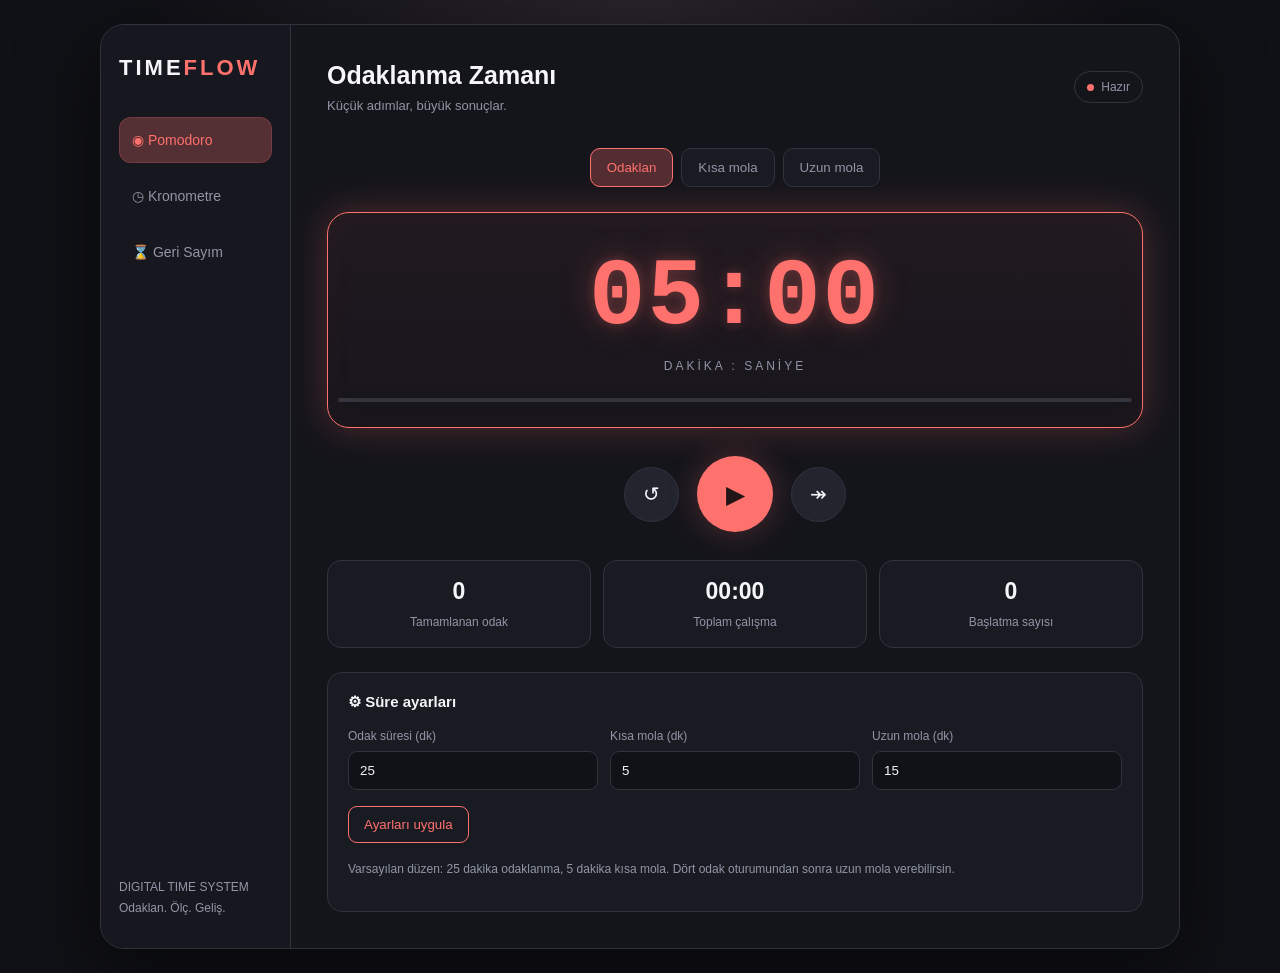
<file: index.html>
<!DOCTYPE html>
<html lang="tr">
<head>
<meta charset="UTF-8">
<meta name="viewport" content="width=device-width, initial-scale=1.0">
<title> withStudy | Dijital Zamanlayıcı</title>

<style>
:root {
  --bg: #101116;
  --panel: #191b23;
  --panel2: #22252e;
  --text: #f5f5fa;
  --muted: #9295a5;
  --accent: #ff716d;
  --glow: #ff716d44;
  --border: #30333e;
}

* { box-sizing: border-box; }

body {
  margin: 0;
  min-height: 100vh;
  background:
    radial-gradient(ellipse at 50% 0%, #29232c 0%, transparent 55%),
    var(--bg);
  color: var(--text);
  font-family: "Segoe UI", Arial, sans-serif;
  display: flex;
  justify-content: center;
  align-items: center;
  padding: 24px;
}

.app {
  width: 100%;
  max-width: 1080px;
  display: grid;
  grid-template-columns: 190px minmax(0, 1fr);
  background: #14151b;
  border: 1px solid var(--border);
  border-radius: 24px;
  overflow: hidden;
  box-shadow: 0 25px 80px #0008;
}

.sidebar {
  padding: 30px 18px;
  background: #17181f;
  border-right: 1px solid var(--border);
  display: flex;
  flex-direction: column;
}

.logo {
  font-size: 22px;
  font-weight: 800;
  letter-spacing: 3px;
  margin-bottom: 36px;
}

.logo span { color: var(--accent); }

.nav {
  display: grid;
  gap: 10px;
}

.nav button {
  text-align: left;
  background: transparent;
  color: var(--muted);
  padding: 14px 12px;
  border: 1px solid transparent;
  border-radius: 12px;
  cursor: pointer;
  font-size: 14px;
}

.nav button.active {
  background: var(--glow);
  color: var(--accent);
  border-color: #ff716d33;
}

.sidebar-bottom {
  margin-top: auto;
  padding-top: 36px;
  color: var(--muted);
  font-size: 12px;
  line-height: 1.7;
}

.main {
  padding: 36px;
  min-width: 0;
}

.top {
  display: flex;
  justify-content: space-between;
  align-items: center;
  gap: 12px;
}

.top h1 {
  font-size: 25px;
  margin: 0;
}

.top p {
  color: var(--muted);
  margin: 8px 0 0;
  font-size: 13px;
}

.status {
  border: 1px solid var(--border);
  padding: 8px 12px;
  border-radius: 30px;
  font-size: 12px;
  color: var(--muted);
  white-space: nowrap;
}

.status::before {
  content: "";
  display: inline-block;
  width: 7px;
  height: 7px;
  border-radius: 50%;
  background: var(--accent);
  margin-right: 7px;
}

.modes {
  display: flex;
  justify-content: center;
  gap: 8px;
  margin: 35px 0 25px;
}

.mode {
  background: var(--panel);
  border: 1px solid var(--border);
  border-radius: 10px;
  color: var(--muted);
  padding: 11px 16px;
  cursor: pointer;
}

.mode.active {
  color: var(--accent);
  border-color: var(--accent);
  background: var(--glow);
}

.clock {
  text-align: center;
  padding: 32px 10px 25px;
  border: 1px solid var(--accent);
  border-radius: 22px;
  background: linear-gradient(180deg, #211a20, #17151c);
  box-shadow: 0 0 35px var(--glow), inset 0 0 35px #ff716d08;
}

.digits {
  font-family: "Courier New", monospace;
  font-size: clamp(54px, 8vw, 94px);
  font-weight: 700;
  letter-spacing: 2px;
  color: var(--accent);
  text-shadow: 0 0 12px var(--glow), 0 0 35px var(--glow);
  font-variant-numeric: tabular-nums;
  white-space: nowrap;
}

.clock-label {
  margin-top: 8px;
  color: var(--muted);
  font-size: 12px;
  letter-spacing: 3px;
}

.progress {
  height: 4px;
  background: #33343e;
  border-radius: 9px;
  margin: 25px 0 0;
  overflow: hidden;
}

.progress-bar {
  height: 100%;
  width: 0%;
  background: var(--accent);
  transition: width .2s linear;
}

.controls {
  display: flex;
  align-items: center;
  justify-content: center;
  gap: 18px;
  margin: 28px 0;
}

.control {
  border: 1px solid var(--border);
  color: var(--text);
  background: var(--panel2);
  border-radius: 50%;
  width: 55px;
  height: 55px;
  font-size: 20px;
  cursor: pointer;
}

.control.primary {
  width: 76px;
  height: 76px;
  background: var(--accent);
  color: #211518;
  border: none;
  font-size: 25px;
  box-shadow: 0 0 30px var(--glow);
}

.control:hover, .mode:hover {
  filter: brightness(1.2);
}

.stats {
  display: grid;
  grid-template-columns: repeat(3, 1fr);
  gap: 12px;
}

.stat {
  background: var(--panel);
  border: 1px solid var(--border);
  border-radius: 14px;
  padding: 17px 12px;
  text-align: center;
}

.stat strong {
  display: block;
  font-size: 23px;
  margin-bottom: 7px;
}

.stat span {
  color: var(--muted);
  font-size: 12px;
}

.settings {
  margin-top: 24px;
  background: var(--panel);
  border: 1px solid var(--border);
  border-radius: 15px;
  padding: 20px;
}

.settings h3 {
  font-size: 15px;
  margin: 0 0 18px;
}

.setting-grid {
  display: grid;
  grid-template-columns: repeat(3, 1fr);
  gap: 12px;
}

.setting label {
  display: block;
  font-size: 12px;
  color: var(--muted);
  margin-bottom: 8px;
}

.setting input {
  width: 100%;
  padding: 11px;
  color: var(--text);
  background: #111218;
  border: 1px solid var(--border);
  border-radius: 9px;
  outline: none;
}

.setting input:focus {
  border-color: var(--accent);
}

.apply {
  margin-top: 16px;
  background: transparent;
  border: 1px solid var(--accent);
  color: var(--accent);
  border-radius: 9px;
  padding: 10px 15px;
  cursor: pointer;
}

.note {
  color: var(--muted);
  font-size: 12px;
  line-height: 1.6;
  margin-top: 17px;
}

@media (max-width: 700px) {
  body { padding: 10px; align-items: flex-start; }
  .app { grid-template-columns: 1fr; border-radius: 18px; }
  .sidebar { padding: 18px; border-right: none; border-bottom: 1px solid var(--border); }
  .logo { margin-bottom: 16px; }
  .nav { grid-template-columns: repeat(3, 1fr); }
  .nav button { text-align: center; padding: 12px 5px; font-size: 12px; }
  .sidebar-bottom { display: none; }
  .main { padding: 22px 16px; }
  .top h1 { font-size: 21px; }
  .status { font-size: 10px; }
  .modes { gap: 5px; }
  .mode { padding: 10px 9px; font-size: 12px; }
  .setting-grid { grid-template-columns: 1fr; }
  .digits { font-size: clamp(43px, 12vw, 72px); }
  .stats { gap: 7px; }
  .stat { padding: 14px 5px; }
}
</style>
</head>

<body>
<div class="app">
  <aside class="sidebar">
    <div class="logo">TIME<span>FLOW</span></div>

    <nav class="nav">
      <button class="active" data-mode="pomodoro">◉ Pomodoro</button>
      <button data-mode="stopwatch">◷ Kronometre</button>
      <button data-mode="countdown">⌛ Geri Sayım</button>
    </nav>

    <div class="sidebar-bottom">
      DIGITAL TIME SYSTEM<br>
      Odaklan. Ölç. Geliş.
    </div>
  </aside>

  <main class="main">
    <header class="top">
      <div>
        <h1 id="heading">Odaklanma Zamanı</h1>
        <p id="subtitle">Küçük adımlar, büyük sonuçlar.</p>
      </div>
      <div class="status" id="status">Hazır</div>
    </header>

    <div class="modes" id="pomodoroModes">
      <button class="mode active" data-phase="focus">Odaklan</button>
      <button class="mode" data-phase="short">Kısa mola</button>
      <button class="mode" data-phase="long">Uzun mola</button>
    </div>

    <section class="clock">
      <div class="digits" id="display">25:00</div>
      <div class="clock-label" id="clockLabel">DAKİKA : SANİYE</div>
      <div class="progress">
        <div class="progress-bar" id="progress"></div>
      </div>
    </section>

    <div class="controls">
      <button class="control" id="reset" title="Sıfırla">↺</button>
      <button class="control primary" id="toggle" title="Başlat">▶</button>
      <button class="control" id="skip" title="Sonraki aşama">↠</button>
    </div>

    <section class="stats">
      <div class="stat">
        <strong id="cycles">0</strong>
        <span>Tamamlanan odak</span>
      </div>
      <div class="stat">
        <strong id="elapsed">00:00</strong>
        <span>Toplam çalışma</span>
      </div>
      <div class="stat">
        <strong id="sessions">0</strong>
        <span>Başlatma sayısı</span>
      </div>
    </section>

    <section class="settings" id="settings">
      <h3>⚙ Süre ayarları</h3>
      <div class="setting-grid">
        <div class="setting">
          <label for="focusMinutes">Odak süresi (dk)</label>
          <input id="focusMinutes" type="number" min="1" max="180" value="25">
        </div>
        <div class="setting">
          <label for="shortMinutes">Kısa mola (dk)</label>
          <input id="shortMinutes" type="number" min="1" max="60" value="5">
        </div>
        <div class="setting">
          <label for="longMinutes">Uzun mola (dk)</label>
          <input id="longMinutes" type="number" min="1" max="120" value="15">
        </div>
      </div>
      <button class="apply" id="apply">Ayarları uygula</button>
      <p class="note">Varsayılan düzen: 25 dakika odaklanma, 5 dakika kısa mola. Dört odak oturumundan sonra uzun mola verebilirsin.</p>
    </section>
  </main>
</div>

<script>
const $ = id => document.getElementById(id);

const durations = {
  focus: 25 * 60,
  short: 5 * 60,
  long: 15 * 60
};

const phaseNames = {
  focus: "Odaklanma Zamanı",
  short: "Kısa Mola",
  long: "Uzun Mola"
};

let mode = "pomodoro";
let phase = "focus";
let running = false;
let startedAt = 0;
let elapsedMs = 0;
let countdownStart = 0;
let countdownDuration = 5 * 60;
let stopwatchElapsed = 0;
let timer = null;
let cycles = 0;
let sessions = 0;
let totalFocusSeconds = 0;
let lastTick = 0;
let audioContext = null;

function currentSeconds() {
  if (!running) return elapsedMs / 1000;

  return (elapsedMs + performance.now() - startedAt) / 1000;
}

function remainingSeconds() {
  return Math.max(0, countdownDuration - currentSeconds());
}

function formatTime(value, hundredths = false) {
  value = Math.max(0, value);
  const whole = Math.floor(value);
  const h = Math.floor(whole / 3600);
  const m = Math.floor((whole % 3600) / 60);
  const s = whole % 60;

  if (hundredths) {
    const cs = Math.floor((value % 1) * 100);
    return h > 0
      ? `${String(h).padStart(2,"0")}:${String(m).padStart(2,"0")}:${String(s).padStart(2,"0")}.${String(cs).padStart(2,"0")}`
      : `${String(m).padStart(2,"0")}:${String(s).padStart(2,"0")}.${String(cs).padStart(2,"0")}`;
  }

  return h > 0
    ? `${String(h).padStart(2,"0")}:${String(m).padStart(2,"0")}:${String(s).padStart(2,"0")}`
    : `${String(m).padStart(2,"0")}:${String(s).padStart(2,"0")}`;
}

function updateDisplay() {
  let value;
  let total;

  if (mode === "stopwatch") {
    value = currentSeconds();
    total = Math.max(1, value);
    $("clockLabel").textContent = "SAAT : DAKİKA : SANİYE";
  } else {
    value = remainingSeconds();
    total = countdownDuration;
    $("clockLabel").textContent = "DAKİKA : SANİYE";
  }

  $("display").textContent = formatTime(
    value, mode === "stopwatch"
  );

  const percent = mode === "stopwatch"
    ? 0
    : 100 * (1 - value / Math.max(1, total));

  $("progress").style.width = `${percent}%`;
  $("toggle").textContent = running ? "Ⅱ" : "▶";
  $("toggle").title = running ? "Duraklat" : "Başlat";
  $("status").textContent = running ? "Çalışıyor" : "Hazır";
  $("cycles").textContent = cycles;
  $("sessions").textContent = sessions;
  $("elapsed").textContent = formatTime(totalFocusSeconds);
}

function stopTimer() {
  if (running && mode === "pomodoro" && phase === "focus") {
    totalFocusSeconds += (performance.now() - startedAt) / 1000;
  }

  running = false;
  elapsedMs = 0;
  clearInterval(timer);
  timer = null;
  updateDisplay();
}

function startTimer() {
  if (running) return;

  if (mode !== "stopwatch" && remainingSeconds() <= 0) {
    resetTimer();
  }

  startedAt = performance.now();
  running = true;
  sessions++;

  timer = setInterval(tick, 50);
  updateDisplay();
}

function pauseTimer() {
  if (!running) return;

  elapsedMs += performance.now() - startedAt;

  if (mode === "pomodoro" && phase === "focus") {
    totalFocusSeconds += elapsedMs / 1000;
  }

  running = false;
  clearInterval(timer);
  timer = null;
  elapsedMs = 0;
  updateDisplay();
}

function resetTimer() {
  const wasRunning = running;

  if (wasRunning) {
    if (mode === "pomodoro" && phase === "focus") {
      totalFocusSeconds += (performance.now() - startedAt) / 1000;
    }
  }

  running = false;
  clearInterval(timer);
  timer = null;
  elapsedMs = 0;
  startedAt = 0;

  if (mode === "stopwatch") {
    countdownDuration = 0;
  } else if (mode === "countdown") {
    countdownDuration = 5 * 60;
  } else {
    countdownDuration = durations[phase];
  }

  updateDisplay();
}

function switchMode(nextMode) {
  pauseTimer();
  mode = nextMode;

  document.querySelectorAll(".nav button").forEach(btn => {
    btn.classList.toggle("active", btn.dataset.mode === mode);
  });

  $("pomodoroModes").style.display =
    mode === "pomodoro" ? "flex" : "none";

  $("settings").style.display =
    mode === "pomodoro" ? "block" : "none";

  $("heading").textContent = mode === "stopwatch"
    ? "Kronometre"
    : mode === "countdown"
      ? "Geri Sayım"
      : phaseNames[phase];

  $("subtitle").textContent = mode === "stopwatch"
    ? "Geçen zamanı hassas şekilde ölç."
    : mode === "countdown"
      ? "Kendi geri sayımını başlat."
      : "Odaklan, ara ver, devam et.";

  if (mode === "stopwatch") {
    countdownDuration = 0;
  } else if (mode === "countdown") {
    countdownDuration = 5 * 60;
  } else {
    countdownDuration = durations[phase];
  }

  elapsedMs = 0;
  updateDisplay();
}

function switchPhase(nextPhase) {
  pauseTimer();
  phase = nextPhase;
  countdownDuration = durations[phase];

  document.querySelectorAll(".mode").forEach(btn => {
    btn.classList.toggle("active", btn.dataset.phase === phase);
  });

  $("heading").textContent = phaseNames[phase];
  $("subtitle").textContent = phase === "focus"
    ? "Küçük adımlar, büyük sonuçlar."
    : "Kendine kısa bir nefes arası ver.";

  updateDisplay();
}

function beep() {
  try {
    audioContext ??= new (window.AudioContext || window.webkitAudioContext)();
    const oscillator = audioContext.createOscillator();
    const gain = audioContext.createGain();

    oscillator.frequency.value = 740;
    gain.gain.value = 0.08;
    oscillator.connect(gain);
    gain.connect(audioContext.destination);

    oscillator.start();
    oscillator.stop(audioContext.currentTime + 0.25);
  } catch (e) {
    // Ses desteklenmiyorsa zamanlayıcı çalışmaya devam eder.
  }
}

function tick() {
  const now = performance.now();

  if (mode === "pomodoro" && phase === "focus") {
    totalFocusSeconds += (now - lastTick) / 1000;
  }

  lastTick = now;

  if (mode !== "stopwatch" && remainingSeconds() <= 0) {
    if (mode === "pomodoro") {
      beep();

      if (phase === "focus") {
        cycles++;
        const next = cycles % 4 === 0 ? "long" : "short";
        switchPhase(next);
      } else {
        switchPhase("focus");
      }
      startTimer();
    } else {
      elapsedMs = countdownDuration * 1000;
      running = false;
      clearInterval(timer);
      timer = null;
      beep();
    }
  }

  updateDisplay();
}

$("toggle").addEventListener("click", () => {
  if (running) pauseTimer();
  else startTimer();
});

$("reset").addEventListener("click", resetTimer);

$("skip").addEventListener("click", () => {
  if (mode === "pomodoro") {
    if (phase === "focus") {
      switchPhase(cycles > 0 && cycles % 4 === 0 ? "long" : "short");
    } else {
      switchPhase("focus");
    }
  } else if (mode === "countdown") {
    resetTimer();
  }
});

document.querySelectorAll(".nav button").forEach(btn => {
  btn.addEventListener("click", () => switchMode(btn.dataset.mode));
});

document.querySelectorAll(".mode").forEach(btn => {
  btn.addEventListener("click", () => switchPhase(btn.dataset.phase));
});

$("apply").addEventListener("click", () => {
  const values = {
    focus: Number($("focusMinutes").value),
    short: Number($("shortMinutes").value),
    long: Number($("longMinutes").value)
  };

  if (Object.values(values).some(
    n => !Number.isFinite(n) || n < 1 || n > 180
  )) {
    alert("Lütfen geçerli süreler gir. Değerler 1–180 dakika arasında olmalı.");
    return;
  }

  pauseTimer();

  Object.keys(values).forEach(key => {
    durations[key] = values[key] * 60;
  });

  countdownDuration = durations[phase];
  updateDisplay();
});

document.addEventListener("visibilitychange", () => {
  if (!document.hidden) updateDisplay();
});

lastTick = performance.now();
updateDisplay();
</script>
</body>
</html>
</file>
